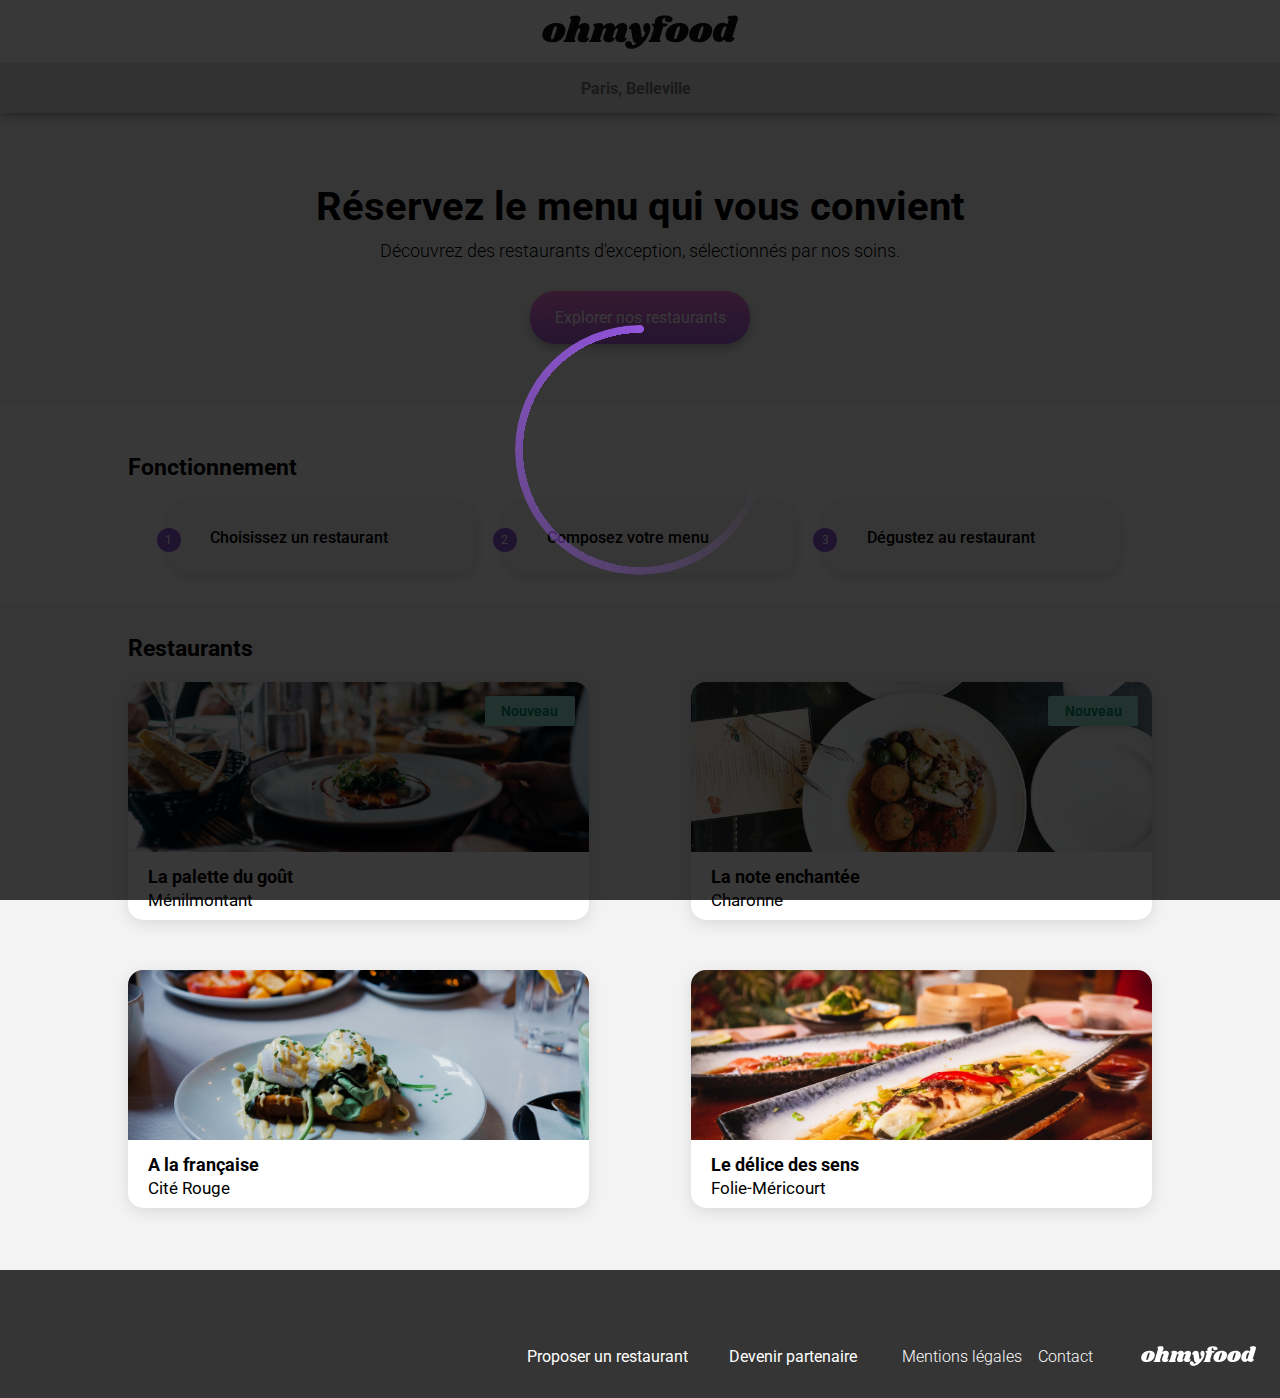
<file: index.html>
<!DOCTYPE html>
<html lang="fr">
  <head>
    <meta charset="UTF-8" />
    <!-- redimensionnement de la page pour correspondre à la largeur de l'écran-->
    <meta name="viewport" content="width=device-width, initial-scale=1.0" />
    <!-- Lien vers le fichier css-->
    <link rel="stylesheet" href="./css/style.css" />
    <!--Lien vers la police Shrikhand-->
    <link rel="preconnect" href="https://fonts.googleapis.com" />
    <link rel="preconnect" href="https://fonts.gstatic.com" crossorigin />
    <link
      href="https://fonts.googleapis.com/css2?family=Shrikhand&display=swap"
      rel="stylesheet"
    />
    <!--Lien vers la police Roboto-->
    <link rel="preconnect" href="https://fonts.googleapis.com" />
    <link rel="preconnect" href="https://fonts.gstatic.com" crossorigin />
    <link
      href="https://fonts.googleapis.com/css2?family=Roboto:ital,wght@0,100;0,300;0,400;0,500;0,700;0,900;1,100;1,300;1,400;1,500;1,700;1,900&display=swap"
      rel="stylesheet"
    />
    <!--Lien vers FontAwesome-->
    <link
      rel="stylesheet"
      href="https://cdnjs.cloudflare.com/ajax/libs/font-awesome/6.2.1/css/all.min.css"
      integrity="sha512-MV7K8+y+gLIBoVD59lQIYicR65iaqukzvf/nwasF0nqhPay5w/9lJmVM2hMDcnK1OnMGCdVK+iQrJ7lzPJQd1w=="
      crossorigin="anonymous"
      referrerpolicy="no-referrer"
    />

    <title>Ohmyfood-Accueil</title>
  </head>

  <body>
    <!-- Chagement de la page -->
    <div class="overlay">
      <div class="loader"></div>
    </div>

    <!--Section d'entête-->
    <header>
      <img
        src="./Images-et-textes-Ohmyfood/images/logo/ohmyfood@2x.svg"
        alt="Logo Ohmyfood"
      />
      <div class="blank"></div>
    </header>

     <!--3 sections princiles-->
    <main>

       <!--Section top-->
      <section class="top">
        <div class="location">
          <i class="fa-solid fa-location-dot"></i>
          <input type="text" placeholder="Paris, Belleville" />
        </div>
        <div class="description">
          <h1 class="description_title">Réservez le menu qui vous convient</h1>
          <p class="description_subtitle">
            Découvrez des restaurants d'exception, sélectionnés par nos soins.
          </p>
          <div class="explorer_btn"></div>
          <a href="#restaurants" class="btn_gradient">
            <span class="explorer_btn_text">Explorer nos restaurants</span>
          </a>
        </div>
      </section>

      <!-- Section fonctionnement -->
      <section class="container_fonctionnement">
        <div class="main-wrapper">
          
        <h2 class="container_fonctionnement_title">Fonctionnement</h2>

        <div class="container_list">
          <button class="container_fonctionnement_btn">
            <span class="container_fonctionnement_number">1</span>
            <span class="icone_fonctionnement">
              <i class="fa-solid fa-mobile-screen-button"></i>
            </span>
            <span class="container_fonctionnement_text"
              >Choisissez un restaurant</span
            >
          </button>

          <button class="container_fonctionnement_btn">
            <span class="container_fonctionnement_number">2</span>
            <span class="icone_fonctionnement">
              <i class="fa-solid fa-list-ul"></i>
            </span>
            <span class="container_fonctionnement_text"
              >Composez votre menu</span
            >
          </button>

          <button class="container_fonctionnement_btn">
            <span class="container_fonctionnement_number">3</span>
            <span class="icone_fonctionnement_color">
              <i class="fa-solid fa-house"></i>
            </span>
            <span class="container_fonctionnement_text"
              >Dégustez au restaurant</span
            >
          </button>
        </div>
        </div>
      </section>

      <!-- Section Restaurants -->
      <section class="container_restaurants">
        <div class="main-wrapper">
          
        <h2 class="container_restaurants_title" id="restaurants">Restaurants</h2>
        <div class="container_restaurants_card">
          <div class="card">
            <a href="./la-palette-du-gout.html" class="card_restaurant">
              <div>
                <img
                  class="card_restaurant_image"
                  src="./Images-et-textes-Ohmyfood/images/restaurants/La-palette-du-gout.jpg"
                  alt="Image de la palette du gout"
                />
              </div>
              <h3 class="card_restaurant_title">La palette du goût</h3>
              <p class="card_restaurant_subtitle">Ménilmontant</p>

              <div class="new">Nouveau</div>
            </a>
            <div class="heart">
              <i class="fa-regular fa-heart"></i>
              <i class="fa-solid fa-heart"></i>
            </div>
          </div>

          <div class="card">
            <a href="./la-palette-du-gout.html" class="card_restaurant">
              <div>
                <img
                  class="card_restaurant_image"
                  src="./Images-et-textes-Ohmyfood/images/restaurants/La-note-enchantée.jpg"
                  alt="Image de la palette du gout"
                />
              </div>
              <h3 class="card_restaurant_title">La note enchantée</h3>
              <p class="card_restaurant_subtitle">Charonne</p>

              <div class="new">Nouveau</div>
            </a>
            <div class="heart">
              <i class="fa-regular fa-heart"></i>
              <i class="fa-solid fa-heart"></i>
            </div>
          </div>

          <div class="card">
            <a href="./la-palette-du-gout.html" class="card_restaurant">
              <div>
                <img
                  class="card_restaurant_image"
                  src="./Images-et-textes-Ohmyfood/images/restaurants/a-la-française.jpg"
                  alt="Image de à la française"
                />
              </div>
              <h3 class="card_restaurant_title">A la française</h3>
              <p class="card_restaurant_subtitle">Cité Rouge</p>
            </a>
            <div class="heart">
              <i class="fa-regular fa-heart"></i>
              <i class="fa-solid fa-heart"></i>
            </div>
          </div>

          <div class="card">
            <a href="./la-palette-du-gout.html" class="card_restaurant">
              <div>
                <img
                  class="card_restaurant_image"
                  src="./Images-et-textes-Ohmyfood/images/restaurants/Le-delice-des-sens.jpg"
                  alt="Image de le délice des sens"
                />
              </div>
              <h3 class="card_restaurant_title">Le délice des sens</h3>
              <p class="card_restaurant_subtitle">Folie-Méricourt</p>
            </a>
            <div class="heart">
              <i class="fa-regular fa-heart"></i>
              <i class="fa-solid fa-heart"></i>
            </div>
          </div>
        </div>
        </div>
      </section>

      <!-- Section footer -->
      <footer>
        <a href="/index.html" class="logo">
          <img
            src="./Images-et-textes-Ohmyfood/images/logo/ohmyfood@2x-white.svg"
            alt="Image du logo"
          />
        </a>

        <nav>
          <div class="nav-container">
            <a class="proposer" href="#">
              <i class="fa-solid fa-utensils"></i>
              Proposer un restaurant
            </a>
  
            <a class="partenaire" href="#">
              <i class="fa-solid fa-handshake-angle"></i>
              Devenir partenaire
            </a>
          </div>

          <div class="nav-container">
            <a href="#"> Mentions légales </a>
            <a href="mailto:contact@ohmyfood.com"> Contact </a>
          </div>
        </nav>
      </footer>
    </main>
  </body>
</html>
</file>
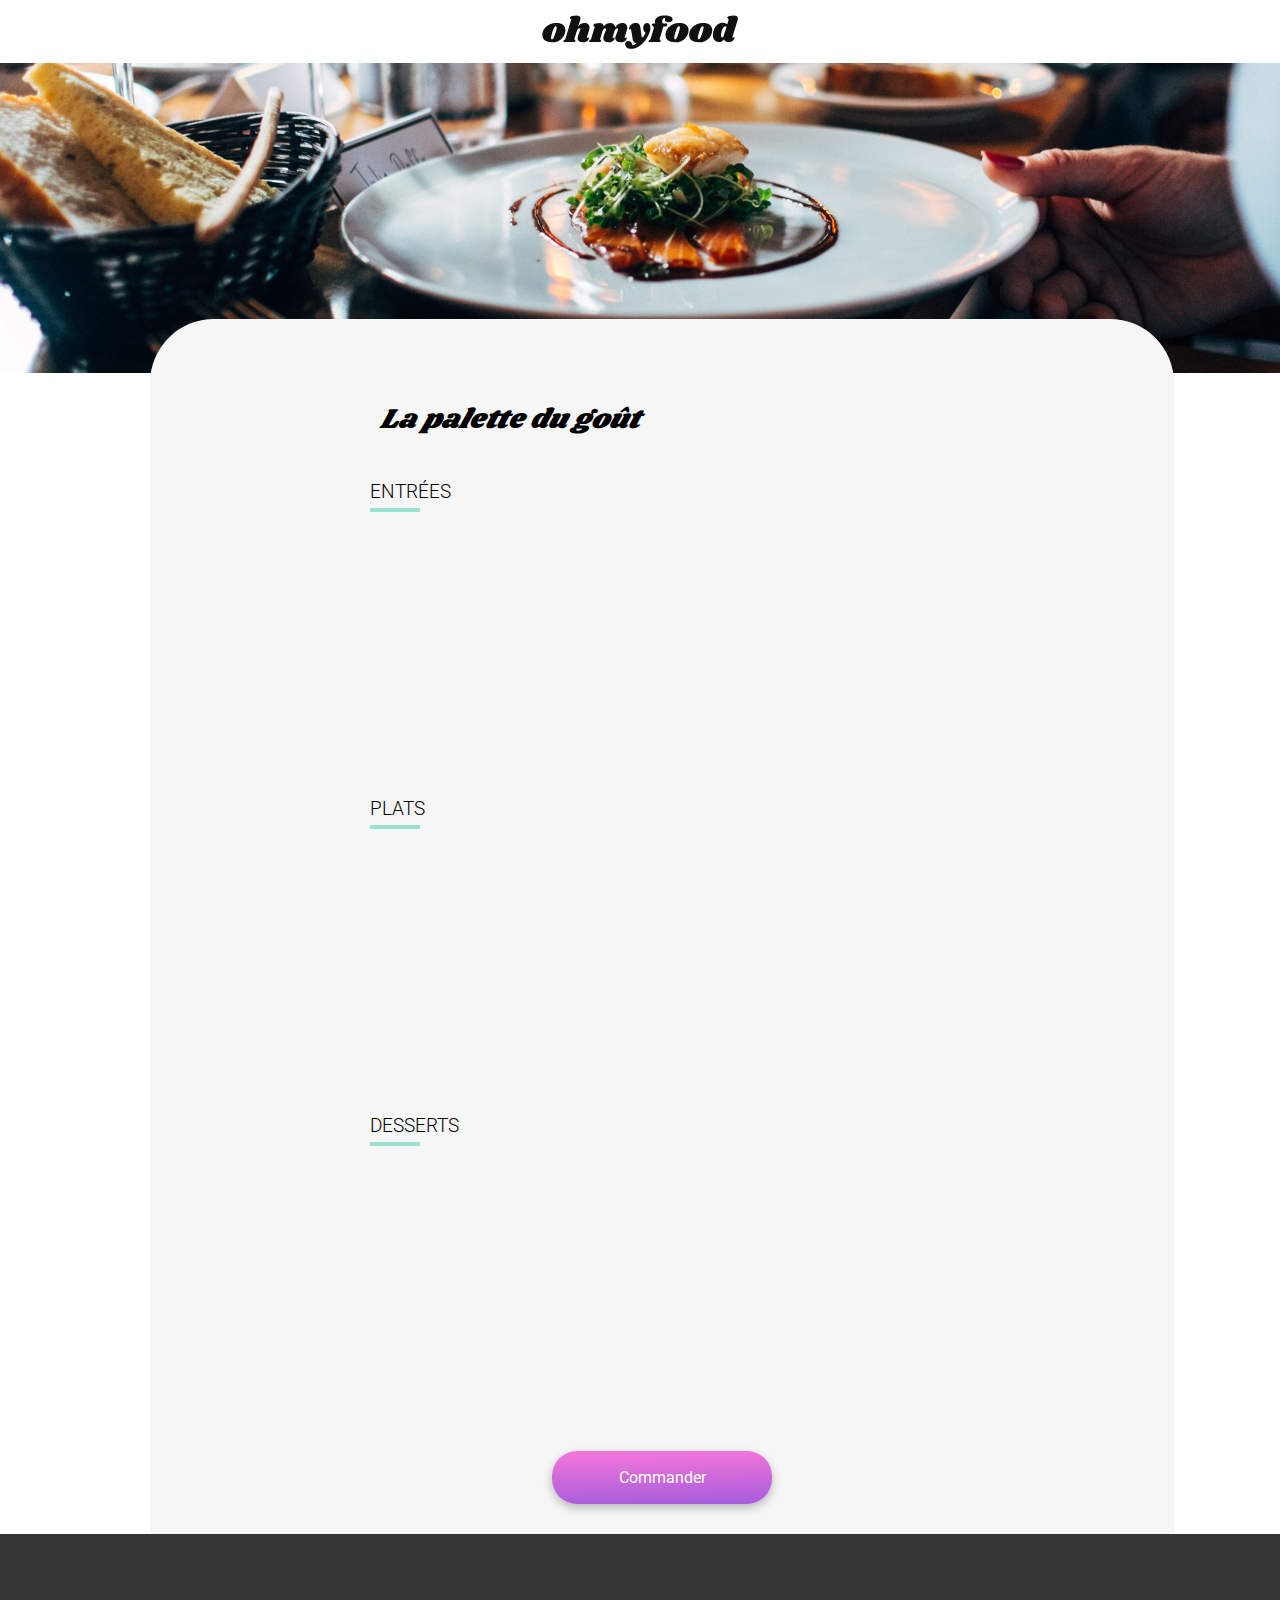
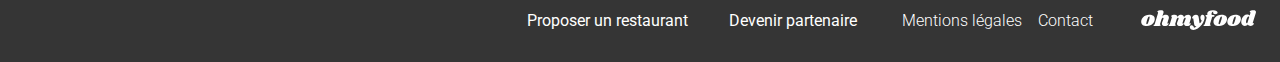
<file: la-palette-du-gout.html>
<!DOCTYPE html>
<html lang="fr">
  <head>
    <meta charset="UTF-8" />
    <!-- redimensionnement de la page pour correspondre à la largeur de l'écran-->
    <meta name="viewport" content="width=device-width, initial-scale=1.0" />
    <!-- Lien vers le fichier css-->
    <link rel="stylesheet" href="./css/restaurant.css" />
    <!--Lien vers la police Shrikhand-->
    <link rel="preconnect" href="https://fonts.googleapis.com" />
    <link rel="preconnect" href="https://fonts.gstatic.com" crossorigin />
    <link
      href="https://fonts.googleapis.com/css2?family=Shrikhand&display=swap"
      rel="stylesheet"
    />
    <!--Lien vers la police Roboto-->
    <link rel="preconnect" href="https://fonts.googleapis.com" />
    <link rel="preconnect" href="https://fonts.gstatic.com" crossorigin />
    <link
      href="https://fonts.googleapis.com/css2?family=Roboto:ital,wght@0,100;0,300;0,400;0,500;0,700;0,900;1,100;1,300;1,400;1,500;1,700;1,900&display=swap"
      rel="stylesheet"
    />
    <!--Lien vers FontAwesome-->
    <link
      rel="stylesheet"
      href="https://cdnjs.cloudflare.com/ajax/libs/font-awesome/6.2.1/css/all.min.css"
      integrity="sha512-MV7K8+y+gLIBoVD59lQIYicR65iaqukzvf/nwasF0nqhPay5w/9lJmVM2hMDcnK1OnMGCdVK+iQrJ7lzPJQd1w=="
      crossorigin="anonymous"
      referrerpolicy="no-referrer"
    />

    <title>la-palette-du-gout</title>
  </head>

  <body>

    <!-- Début de l'intégration de la page LA PALETTE DU GOÛT -->
    <header>
      <!-- lien de retour vers la page d'accueil -->
      <a href="index.html" class="back">
        <i class="fa-solid fa-arrow-left back_icon"></i>
      </a>

      <!-- Logo de l'entête -->
      <img
        src="./Images-et-textes-Ohmyfood/images/logo/ohmyfood@2x.svg"
        alt="Logo Ohmyfood"
      />
      <div class="blank"></div>
    </header>

    <main class="container_principal">
      <div class="top_image">
        <!-- Image du restaurant-->
        <img
          src="./Images-et-textes-Ohmyfood/images/restaurants/La-palette-du-gout.jpg"
          alt="Image de la palette du goût"
        />
      </div>

      <section class="menu_restaurant">
        <div class="restaurant_title">
          <!-- Nom du restaurant -->
          <h1>La palette du goût</h1>
          <div class="restaurant_heart">
            <i class="fa-regular fa-heart"></i>
            <i class="fa-solid fa-heart"></i>
          </div>
        </div>

        <!-- Formulaire du choix des plats -->
        <div class="menu_container">
          <div class="restaurant_subtitle">
            <!-- Titre des entrées -->
            <h2>Entrées</h2>
            <div class="underline"></div>
          </div>

          <!-- Entrée 1 -->
          <button class="container_button container_button_entree">
            <span class="container_button_text">
              <span class="container_button_descrition">
                <span class="button_title">Fricassée d'escargots</span>
                <span class="button_subtitle">Au piment d'Espelette</span>
              </span>
              <span class="button_price">25€</span>
            </span>
            <span class="button_checkbox"
              ><i class="fa-solid fa-circle-check"></i
            ></span>
          </button>

          <!-- Entrée 2 -->
          <button class="container_button container_button_entree">
            <span class="container_button_text">
              <span class="container_button_descrition">
                <span class="button_title">Foie gras de canard mi-cuit</span>
                <span class="button_subtitle"
                  >Et ses copeaux de truffe noir</span
                >
              </span>
              <span class="button_price">35€</span>
            </span>
            <span class="button_checkbox"
              ><i class="fa-solid fa-circle-check"></i
            ></span>
          </button>

          <!-- Entrée 3 -->
          <button class="container_button container_button_entree">
            <span class="container_button_text">
              <span class="container_button_descrition">
                <span class="button_title">Oeuf au plat</span>
                <span class="button_subtitle"
                  >Assaisonné à la truffe sur lit de caviar</span
                >
              </span>
              <span class="button_price">20€</span>
            </span>
            <span class="button_checkbox"
              ><i class="fa-solid fa-circle-check"></i
            ></span>
          </button>

          <div class="restaurant_subtitle">
            <!-- Titre des plats -->
            <h2>Plats</h2>
            <div class="underline"></div>
          </div>

          <!-- Plat 1 -->
          <button class="container_button container_button_plat">
            <span class="container_button_text">
              <span class="container_button_descrition">
                <span class="button_title">Filet de bœuf aux herbes</span>
                <span class="button_subtitle"
                  >Accompagné de sa ribambelle de légumes</span
                >
              </span>
              <span class="button_price">40€</span>
            </span>
            <span class="button_checkbox"
              ><i class="fa-solid fa-circle-check"></i
            ></span>
          </button>

          <!-- Plat 2 -->
          <button class="container_button container_button_plat">
            <span class="container_button_text">
              <span class="container_button_descrition">
                <span class="button_title">Parmentier de queue de bœuf</span>
                <span class="button_subtitle"
                  >À la truffe noire sur sa purée de panais</span
                >
              </span>
              <span class="button_price">35€</span>
            </span>
            <span class="button_checkbox"
              ><i class="fa-solid fa-circle-check"></i
            ></span>
          </button>

          <!-- Plat 3 -->
          <button class="container_button container_button_plat">
            <span class="container_button_text">
              <span class="container_button_descrition">
                <span class="button_title">Filet de turbot</span>
                <span class="button_subtitle">Aux agrumes</span>
              </span>
              <span class="button_price">44€</span>
            </span>
            <span class="button_checkbox"
              ><i class="fa-solid fa-circle-check"></i
            ></span>
          </button>

          <div class="restaurant_subtitle">
            <!-- Titre des desserts -->
            <h2>desserts</h2>
            <div class="underline"></div>
          </div>

          <!-- Dessert 1 -->
          <button class="container_button container_button_dessert">
            <span class="container_button_text">
              <span class="container_button_descrition">
                <span class="button_title">Paris-Brest</span>
                <span class="button_subtitle">Revisité</span>
              </span>
              <span class="button_price">18€</span>
            </span>
            <span class="button_checkbox"
              ><i class="fa-solid fa-circle-check"></i
            ></span>
          </button>

          <!-- Dessert 2 -->
          <button class="container_button container_button_dessert">
            <span class="container_button_text">
              <span class="container_button_descrition">
                <span class="button_title"
                  >Macaron au chocolat d'exception</span
                >
                <span class="button_subtitle"
                  >Et glace à la vanille de Madagascar</span
                >
              </span>
              <span class="button_price">22€</span>
            </span>
            <span class="button_checkbox"
              ><i class="fa-solid fa-circle-check"></i
            ></span>
          </button>

          <!-- Dessert 3 -->
          <button class="container_button container_button_dessert">
            <span class="container_button_text">
              <span class="container_button_descrition">
                <span class="button_title">Mousse au chocolat</span>
                <span class="button_subtitle"
                  >Au piment d'Espelette et à la truffe noire</span
                >
              </span>
              <span class="button_price">23€</span>
            </span>
            <span class="button_checkbox"
              ><i class="fa-solid fa-circle-check"></i
            ></span>
          </button>
        </div>
        <div class="commander_btn">
          <a href="#" class="btn_gradient">
            <span class="commander_btn_text">Commander</span>
          </a>
        </div>
      </section>

      <footer>
        <a href="/index.html" class="logo">
          <img
            src="./Images-et-textes-Ohmyfood/images/logo/ohmyfood@2x-white.svg"
            alt="Image du logo"
          />
        </a>

        <nav>
          <div class="nav-container">
            <a class="proposer" href="#">
              <i class="fa-solid fa-utensils"></i>
              Proposer un restaurant
            </a>
  
            <a class="partenaire" href="#">
              <i class="fa-solid fa-handshake-angle"></i>
              Devenir partenaire
            </a>
          </div>

          <div class="nav-container">
            <a href="#"> Mentions légales </a>
            <a href="mailto:contact@ohmyfood.com"> Contact </a>
          </div>
        </nav>
      </footer>

    </main>
  </body>
</html>
</file>
<file: css/style.css>
/******************** Import des polices Shrikhand et Roboto ********************/
/*********@import url('https://fonts.googleapis.com/css2?family=Shrikhand&display=swap');
@import url('https://fonts.googleapis.com/css2?family=Roboto:ital,wght@0,100;0,300;0,400;0,500;0,700;0,900;1,100;1,300;1,400;1,500;1,700;1,900&display=swap');


/****************** réinitialisation des marges et des paddings 
                    pour assurer une consistance dans le rendu 
                    sur différents navigateurs.***************/
* {
  margin: 0;
  padding: 0;
  box-sizing: border-box;
}

/******* Le body a un fond blanc 
        et utilise une marge automatique pour centrage  ********/
body {
  background-color: #ffffff;
  margin: auto;
}


/****************** La classe .main-wrapper est le conteneur principal, 
centré horizontalement, avec une largeur maximale de 1024px 
et une disposition en colonne. ***************/
.main-wrapper{
  max-width: 1024px;
  margin: auto;
  display: flex;
  flex-direction: column;
}

/****************** Chargement de la page ***************/
/********** Nous avons une animation de chargement qui utilise des @keyframes 
            pour une transition de fondu en 3 secondes ***************/
@keyframes fadeOut {
  0% {
    opacity: 1;
  }
  100% {
    opacity: 0;
    z-index: -1;
    display: none;
  }
}

.overlay{
  background-color: #000000c7;
  width: 100%;
  height: 100%;
  position: fixed;
  top: 0;
  left: 0;
  z-index: 1000;
  display: flex;
  justify-content: center;
  align-items: center;

  animation: fadeOut 3s ease-in-out 0s 1 forwards;
}
.loader {
  position: absolute;
  width: 250px;
  aspect-ratio: 1;
  border-radius: 50%;
  background: radial-gradient(farthest-side, #9356dc 94%, #0000) top/8px 8px
      no-repeat,
    conic-gradient(#0000 30%, #9356dc);
  -webkit-mask: radial-gradient(farthest-side, #0000 calc(100% - 8px), #000 0);
  animation: spin 3s linear 0ms both;
}

@keyframes spin {
  0% {
    transform: rotate(0deg);
    visibility: visible;
  }
  100% {
    transform: rotate(360deg);
    visibility: hidden;
  }
}

/****** Gestion de l'entête / Description du restaurant ******/
/************ L'en-tête (header) est centré avec une ombre pour une meilleure distinction. 
             La section ".description" a une présentation centrée avec des marges internes 
              pour que le texte soit bien espacé*********/
header {
  display: flex;
  justify-content: center;
  align-items: center;
  background-color: white;
  width: auto;
  height: 63px;
  box-shadow: 0 0 5px 0;
  position: relative;
  box-shadow: rgba(0, 0, 0, 0.1) 0px 4px 12px;
}
.location {
  display: flex;
  justify-content: center;
  align-items: center;
  width: auto;
  height: 50px;
  background-color: #e4e4e4;
  box-shadow: rgba(50, 50, 93, 0.25) 0px 6px 12px -2px,
    rgba(0, 0, 0, 0.3) 0px 3px 7px -3px;
  position: sticky;
}

.location i {
  color: #353535;
  padding: 5px;
  margin-left: 70px;
}

.location input {
  outline: none;
  border: none;
  background-color: #e4e4e4;
  font-family: "Roboto";
  color: #353535;
  font-size: 16px;
  font-weight: bold;
  margin-left: 5px;
}

.description span {
  font-family: "Roboto";
  color: white;
  align-items: center;
}

.description {
  width: auto;
  height: auto;
  background-color: #f6f6f6;
  display: flex;
  justify-content: center;
  flex-direction: column;
  font-family: "Roboto";
  padding: 60px;
  text-align: center;
  align-items: center;
}

.description_title {
  font-size: 25px;
  padding: 10px;
  font-family: "Roboto";
}
.description_subtitle {
  font-weight: 300;
}

.explorer_btn {
  display: flex;
  justify-content: center;
  align-items: center;
  padding: 15px;
}

.explorer_btn_text {
  color: white;
  font-size: 16px;
  align-items: center;
}

/******  Bouton btn_gradient  ******/
/******** Les boutons, comme « .btn_gradient », sont stylisés avec des dégradés et des ombres. 
les liens et les textes à l'intérieur des boutons respectent le thème général. ************/
.btn_gradient {
  display: flex;
  justify-content: center;
  align-items: center;
  border: 1px solid #9356dc;
  border-radius: 25px;
  padding: 13px;
  background-image: linear-gradient(
    179deg,
    rgb(255, 121, 218) -11.44%,
    rgb(147, 86, 220) 123.93%
  );
  box-shadow: 0px 4px 10px rgba(0, 0, 0, 0.25);
  border: none;
  width: 220px;
  height: 53px;
  line-height: 30px;
  font-family: "Roboto";
  text-decoration: none;
}

.btn_gradient:hover {
  background-image: linear-gradient(
    179deg,
    rgb(252, 132, 218) -11.44%,
    rgb(155, 99, 223) 123.93%
  );
  box-shadow: 0px 6px 12px rgba(0, 0, 0, 0.25);
}

/******  Section fonctionnement  ******/
/*********  Les conteneurs comme « .container_fonctionnement »  
et « .container_restaurants » ont des paddings et marges bien définis 
pour une structure claire  *********/
.container_fonctionnement {
  width: auto;
  height: auto;
  background-color: white;
  padding: 40px 20px;
  margin-top: 10px;
}

.container_fonctionnement_title {
  font-family: "Roboto";
  font-weight: 700;
  font-size: 24px;
  padding: 20px 0px;
}

.container_list {
  padding: 0px 0px 10px 10px;
  display: flex;
  flex-direction: column;
  gap: 10px;
}

.container_fonctionnement_btn {
  display: flex;
  background-color: #f6f6f6;
  border-radius: 20px;
  box-shadow: 0px 4px 15px rgba(0, 0, 0, 0.15);
  font-family: "Roboto";
  border: none;
  position: relative;
  padding: 2em 6.5em 2em 2em;
  cursor: pointer;
}

.container_fonctionnement_text {
  margin-left: 30px;
  line-height: 19px;
  font-family: "Roboto";
  font-weight: 500;
  font-size: 16px;
}

.container_fonctionnement_number {
  border-radius: 100%;
  padding: 3px 7px;
  background-color: #9356dc;
  color: white;
  font-size: 12px;
  width: 24px;
  height: 24px;
  position: absolute;
  left: -1em;
  display: flex;
  align-items: center;
  justify-content: center;
}

.icone_fonctionnement {
  color: #7e7e7e;
  font-size: 17px;
}

.icone_fonctionnement_color {
  font-size: 17px;
}

.container_fonctionnement_btn:active .icone_fonctionnement_color {
  color: #9356dc;
}

/******  Section restaurant  ******/
.container_restaurants {
  background-color: #f3f3f3;
  width: auto;
  height: auto;
  padding: 50px 15px;
}

.container_restaurant_card {
  padding: 20px 0;
}

.container_restaurants_title {
  padding-bottom: 20px;
  font-family: "Roboto";
  font-weight: 700;
  font-size: 24px;
}

.card {
  width: 100%;
  height: 251px;
  background-color: white;
  border-radius: 15px;
  box-shadow: 0px 4px 15px rgba(0, 0, 0, 0.1);
  position: relative;
  margin-bottom: 20px;
}

.card_restaurant {
  object-fit: cover;
  width: 100%;
  height: 170px;
  border-radius: 15px 15px 0 0;
}

.card_restaurant_image {
  object-fit: cover;
  width: 100%;
  height: 170px;
  border-radius: 15px 15px 0 0;
}

.card_restaurant_title {
  font-family: "Roboto";
  font-weight: 700;
  font-size: 16px;
  padding: 10px 10px 5px 10px;
}

.card_restaurant_subtitle {
  font-family: "Roboto";
  padding: 0 10px;
  font-size: 16px;
}

section a {
  text-decoration: none;
  color: black;
  font-family: "Roboto";
}

/******  Gestion des favoris  ******/
/*********Les icônes de cœur pour les favoris changent de couleur au clic, 
grâce aux classes « .fa-regular » et « .fa-solid » *********/
.heart {
  display: flex;
  font-size: 1.5em;
  justify-content: space-between;
  position: absolute;
  right: 1em;
  top: 190px;
}


.heart:active .fa-regular {
  display: none;
}
.heart:active .fa-solid {
  display: block;
}

.heart .fa-solid {
  display: none;
  background: -webkit-linear-gradient(#9356dc, #ff79da);
  -webkit-background-clip: text;
  -webkit-text-fill-color: transparent;
}

.fa-heart:hover::before {
  cursor: pointer;
  color: rgb(210, 127, 191);
  transition: color 1.5s ease-out;
  font-weight: bold;
}


/******  Gestion du bouton Nouveau  ******/
.new {
  width: 90px;
  height: 30px;
  background-color: #99e2d0;
  color: #008766;
  font-family: "Roboto";
  box-shadow: 0px 2px 4px rgba(0, 0, 0, 0.15);
  border-radius: 2px;
  padding: 2px;
  position: absolute;
  top: 1em;
  right: 1em;
  text-align: center;
  font-size: 14px;
  line-height: 27px;
  font-weight: 600;
}

/******  Gestion du footer  ******/
/*********Le « footer » est structuré en colonnes pour les petits écrans 
et en rangées pour les écrans plus larges. 
Les liens et les icônes sont disposés de manière flexible 
pour s'adapter à différents formats d'écran.***********/
footer {
  width: auto;
  height: auto;
  background-color: #353535;
  display: flex;
  flex-direction: column;
  padding: 22px 25px 22px 25px;
  gap: 16px;
}

footer img {
  height: 20px;
  fill: white !important;
}

footer nav {
  display: flex;
  flex-direction: column;
  flex-wrap: wrap;
  font-family: "Roboto";
  font-size: 15px;
  font-weight: 300;
  gap: 7px;
}

footer nav .nav-container:first-child{
  font-weight: 400;
}

footer nav .nav-container{
  display: flex;
  flex-direction: column;
  gap: 8px;
}

footer nav a {
  display: flex;
  flex-direction: row;
  flex-wrap: wrap;
  font-family: "Roboto";
  color: rgb(255, 255, 255);
  font-size: 16px;
  text-decoration: none;
  gap: 7px;
}

footer nav a i{
  width: 18px;
}

/********** Media Queries : s'adapter aux differentes tailles d'écran ******************/

/********•	Pour les écrans de 769px et plus, nous ajustons les tailles de texte 
et la disposition en ligne des boutons et des cartes.**********/
@media screen and (min-width: 769px) {
  .description_title {
    font-size: 30px;
  }
  .container_list {
    display: flex;
    flex-direction: row;
    justify-content: center;
    gap: 30px;
  }

  .container_fonctionnement_btn {
  }
  .container_fonctionnement_text {
    flex-shrink: 0;
    margin-left: 13px;
  }
  .container_fonctionnement_title {
    font-size: 23px;
  }
  .container_restaurants {
    padding: 30px 20px 0 20px;
  }
  .container_restaurants_card {
    display: flex;
    flex-direction: row;
    flex-wrap: wrap;
    justify-content: space-between;
    gap: 50px;
    padding: 0px 0px 30px 0px;
  }

  section .card {
    display: flex;
    flex-direction: row;
    flex-wrap: wrap;
    justify-content: space-between;
  }
  .container_restaurants_title {
    font-size: 23px;
  }
  .card {
    width: 45%;
    margin: 0;
  }

  .card_restaurant_title {
    font-size: 17px;
    padding: 10px 0 3px 15px;
  }
  .card_restaurant_subtitle {
    font-size: 16px;
    padding: 0 0 0 15px;
  }
  .heart i {
    top: 83%;
    right: 2vh;
    font-size: 25px;
  }
  footer {
    display: flex;
    flex-direction: row-reverse;
    align-items: flex-end;
    padding: 2em 1.5em;
    gap: 3em;
    height: 8em;
  }
  footer img {
    display: flex;
    margin-bottom: 0;
  }

  footer nav {
    display: flex;
    flex-direction: row;
    gap: 3em;
  }

  footer nav .nav-container{
    display: flex;
    flex-direction: row;
    gap: 16px;
  }
}



/*******•	Pour les écrans de 1024px et plus, nous maximisons l'espace 
et augmentons la taille des polices 
pour une meilleure lisibilité.**********/
@media screen and (min-width: 1024px) {
  .container_fonctionnement {
    padding: 20px 0px;
    max-width: 1024px;
    margin-left: auto;
    margin-right: auto;
  }
  .description_title {
    font-size: 40px;
  }
  .description_subtitle {
    font-size: 18px;
  }
  .container_restaurants {
    margin: auto;
    padding: 2em;
  }

  .container_fonctionnement_text {
    margin-left: 15px;
  }

  .card {
    width: 45%;
    height: 238px;
  }

  .card_restaurant_title {
    font-size: 18px;
    padding: 10px 0 3px 20px;
  }
  .card_restaurant_subtitle {
    font-size: 17px;
    padding: 0 0 0 20px;
  }
  .heart i {
    top: 83%;
    right: 2vh;
    font-size: 25px;
  }
}
</file>
<file: css/restaurant.css>
* {
  margin: 0;
  padding: 0;
  box-sizing: border-box;
}

body {
  background-color: #ffffff;
  margin: auto;
}

.main-wrapper{
  max-width: 1024px;
  margin: auto;
  display: flex;
  flex-direction: column;
}

header {
  display: flex;
  justify-content: center;
  align-items: center;
  background-color: white;
  width: auto;
  height: 63px;
  box-shadow: rgba(0, 0, 0, 0.1) 0px 4px 12px;
  position: relative;
}

.back {
  position: absolute;
  left: 20px;
  font-size: 20px;
  color: black;
}


.top_image img {
  object-fit: cover;
  object-position: 0 60%;
  width: 100%;
  height: 310px;
  position: absolute;
}

h1 {
  padding: 30px 20px;
  font-family: "Shrikhand";
  font-size: 28px;
  font-style: italic;
  font-weight: 400;
}

h2 {
  font-family: "Roboto", sans-serif;
  font-weight: 300;
  font-size: 19px;
  color: #000;
  text-transform: uppercase;
}

h3 {
  font-family: "Roboto", sans-serif;
  font-weight: 500;
  font-size: 18px;
  color: #000;
}

p {
  font-family: "Roboto", sans-serif;
  font-weight: 300;
  font-size: 15px;
  color: #000;
}

.underline {
  border: 0.15em solid #99e2d0;
  width: 50px;
  margin: 5px 0 15px 0;
}

.menu_restaurant {
  z-index: 10;
  position: relative;
  top: 16em;
  border-radius: 4em 4em 0 0;
  background-color: #f6f6f6;
  padding: 10px 20px;
  width: 100%;
  display: flex;
  flex-direction: column;
}

.restaurant_title {
  display: flex;
  flex: 1;
  justify-content: space-between;
}

.restaurant_heart {
  display: flex;
  font-size: 2em;
  align-items: center;
  width: 2em;
}
.restaurant_heart:active .fa-regular {
  display: none;
}
.restaurant_heart:active .fa-solid {
  display: block;
}

.restaurant_heart .fa-solid {
  display: none;
  background: -webkit-linear-gradient(#9356dc, #ff79da);
  -webkit-background-clip: text;
  -webkit-text-fill-color: transparent;
}

.fa-heart:hover::before {
  cursor: pointer;
  color: rgb(210, 127, 191);
  transition: color 1.5s ease-out;
  font-weight: bold;
}

.menu_container {
  padding: 10px;
}

.container_button {
  width: 100%;
  height: 70px;
  background-color: white;
  border: none;
  border-radius: 15px;
  box-shadow: 0px 4px 15px rgba(0, 0, 0, 0.1);
  margin-bottom: 20px;
  display: flex;
}

.container_button_text {
  flex: 1;
  display: flex;
  font-family: "Roboto", sans-serif;
  padding: 15px 0 15px 15px;
  overflow: hidden;
}

.container_button_descrition {
  display: flex;
  flex-direction: column;
  text-align: start;
  overflow: hidden;
  flex: 1;
}

.button_title {
  font-size: 18px;
  font-weight: 500;
  overflow: hidden;
  text-overflow: ellipsis;
  text-wrap: nowrap;
  word-break: break-all;
}

.button_subtitle {
  font-size: 15px;
  font-weight: 300;
  overflow: hidden;
  text-overflow: ellipsis;
  text-wrap: nowrap;
  word-break: break-all;
}

.button_price {
  text-align: end;
  font-size: 0.9rem;
  font-weight: 500;
  display: flex;
  align-items: end;
  padding: 0 0.5em;
}

.button_checkbox {
  background-color: #99e2d0;
  width: 0;
  height: 70px;
  display: flex;
  align-items: center;
  justify-content: center;
  border-radius: 0 15px 15px 0;
  position: relative;
  overflow: hidden;  
}


.container_button:hover .button_checkbox {
  width: 70px;
}

.button_checkbox i {
  color: white;
  font-size: 20px;
}

.btn_gradient {
  display: flex;
  justify-content: center;
  align-items: center;
  border: 1px solid #9356dc;
  border-radius: 25px;
  padding: 13px;
  background-image: linear-gradient(179deg, #ff79da -11.44%, #9356dc 123.93%);
  box-shadow: 0px 4px 10px rgba(0, 0, 0, 0.25);
  border: none;
  width: 220px;
  height: 53px;
  line-height: 30px;
  font-family: "Roboto", sans-serif;
  text-decoration: none;
}
.btn_gradient:hover {
  background-image: linear-gradient(179deg, #fface8 -11.44%, #ae80e5 123.93%);
  box-shadow: 0px 6px 12px rgba(0, 0, 0, 0.25);
}

.commander_btn {
  display: flex;
  justify-content: center;
  padding: 10px 0 30px 0;
}

.commander_btn_text {
  color: white;
  font-size: 16px;
  align-items: center;
}


/******  animation des plats ******/
.container_button {
  animation: fondu 1s forwards;
  opacity: 0;
}
.container_button_entree {
  animation-delay: 0s;
}
.container_button_plat {
  animation-delay: 0.5s;
}
.container_button_dessert {
  animation-delay: 1s;
}

@keyframes fondu {
  from {
    opacity: 0;
    transform: translateY(20px);
}
to {
    opacity: 1;
    transform: translateY(0);
}
}



/******  Gestion du footer  ******/
footer {
  width: auto;
  height: auto;
  background-color: #353535;
  display: flex;
  flex-direction: column;
  padding: 22px 25px 22px 25px;
  gap: 16px;
}

footer img {
  height: 20px;
  fill: white !important;
}

footer nav {
  display: flex;
  flex-direction: column;
  flex-wrap: wrap;
  font-family: "Roboto";
  font-size: 15px;
  font-weight: 300;
  gap: 7px;
}

footer nav .nav-container:first-child{
  font-weight: 400;
}

footer nav .nav-container{
  display: flex;
  flex-direction: column;
  gap: 8px;
}

footer nav a {
  display: flex;
  flex-direction: row;
  flex-wrap: wrap;
  font-family: "Roboto";
  color: rgb(255, 255, 255);
  font-size: 16px;
  text-decoration: none;
  gap: 7px;
}

footer nav a i{
  width: 18px;
}

@media screen and (min-width: 769px) {
  .restaurant_title {
    text-align: center;
    padding: 50px 0 0 0;
  }


  footer {
    display: flex;
    flex-direction: row-reverse;
    align-items: flex-end;
    padding: 2em 1.5em;
    gap: 3em;
    height: 8em;
    margin-top: 16em;
  }
  footer img {
    display: flex;
    margin-bottom: 0;
  }

  footer nav {
    display: flex;
    flex-direction: row;
    gap: 3em;
  }

  footer nav .nav-container{
    display: flex;
    flex-direction: row;
    gap: 16px;
  }


}
@media screen and (min-width: 1024px) {
  .description_title {
    font-size: 40px;
  }
  .description_subtitle {
    font-size: 18px;
  }
  .menu_restaurant {
    padding: 0px 210px;
    width: 80%;
    left: 150px;
  }
}
</file>
